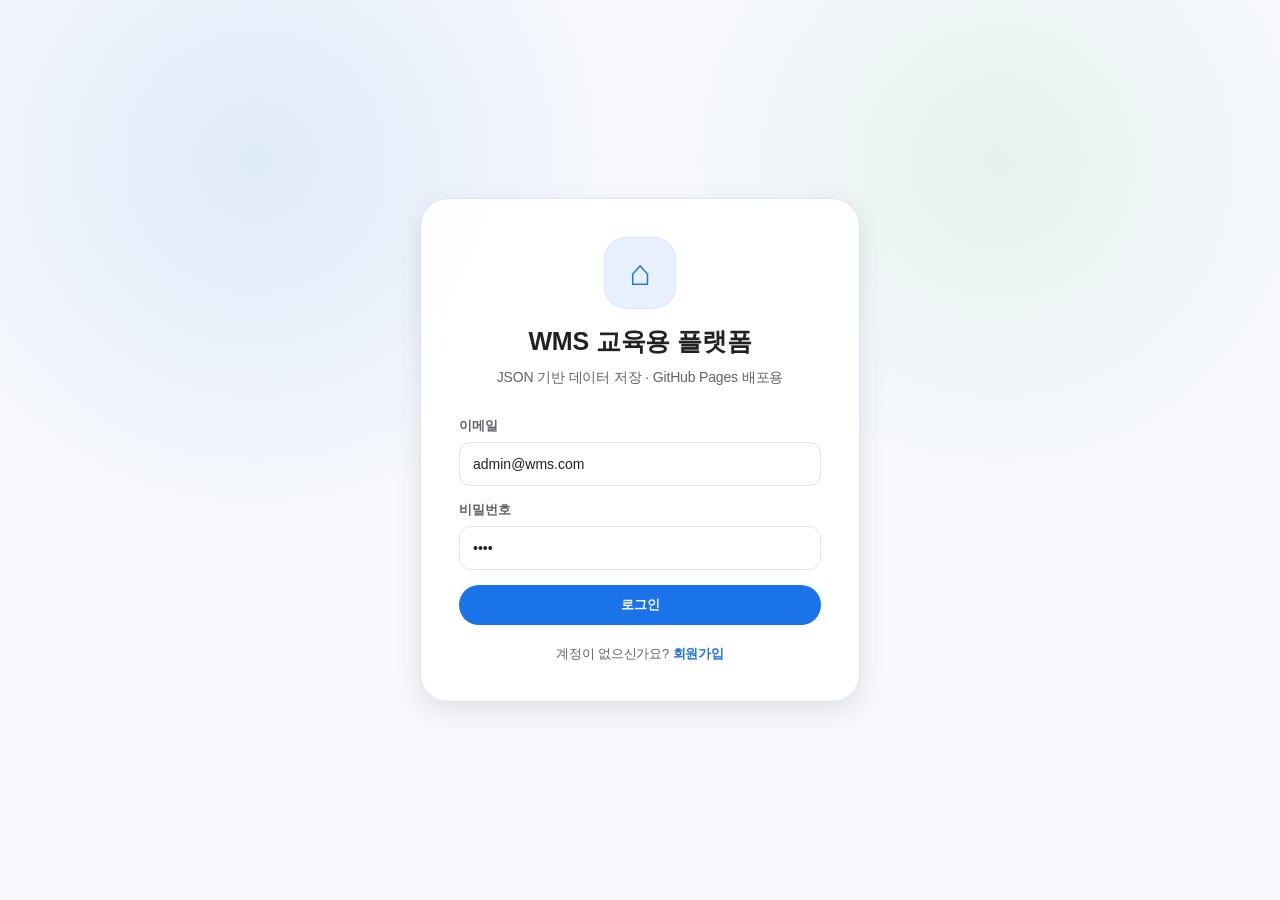
<file: index.html>
<!doctype html>
<html lang="ko">
<head>
  <meta charset="utf-8">
  <meta name="viewport" content="width=device-width, initial-scale=1">
  <title>WMS 교육용 플랫폼 로그인</title>
  <link rel="stylesheet" href="css/style.css">
</head>
<body class="auth-page">
  <main class="auth-card">
    <div class="logo-box">⌂</div>
    <h1 class="auth-title">WMS 교육용 플랫폼</h1>
    <p class="auth-desc">JSON 기반 데이터 저장 · GitHub Pages 배포용</p>
    <form id="loginForm" class="form-grid">
      <div class="form-row">
        <label for="email">이메일</label>
        <input id="email" type="email" value="admin@wms.com" required placeholder="이메일을 입력하세요">
      </div>
      <div class="form-row">
        <label for="password">비밀번호</label>
        <input id="password" type="password" value="1234" required placeholder="비밀번호를 입력하세요">
      </div>
      <button class="btn primary" type="submit">로그인</button>
    </form>
    <div class="auth-link">계정이 없으신가요? <a href="signup.html">회원가입</a></div>
  </main>
  <script src="js/app.js"></script>
  <script>initLogin();</script>
</body>
</html>
</file>
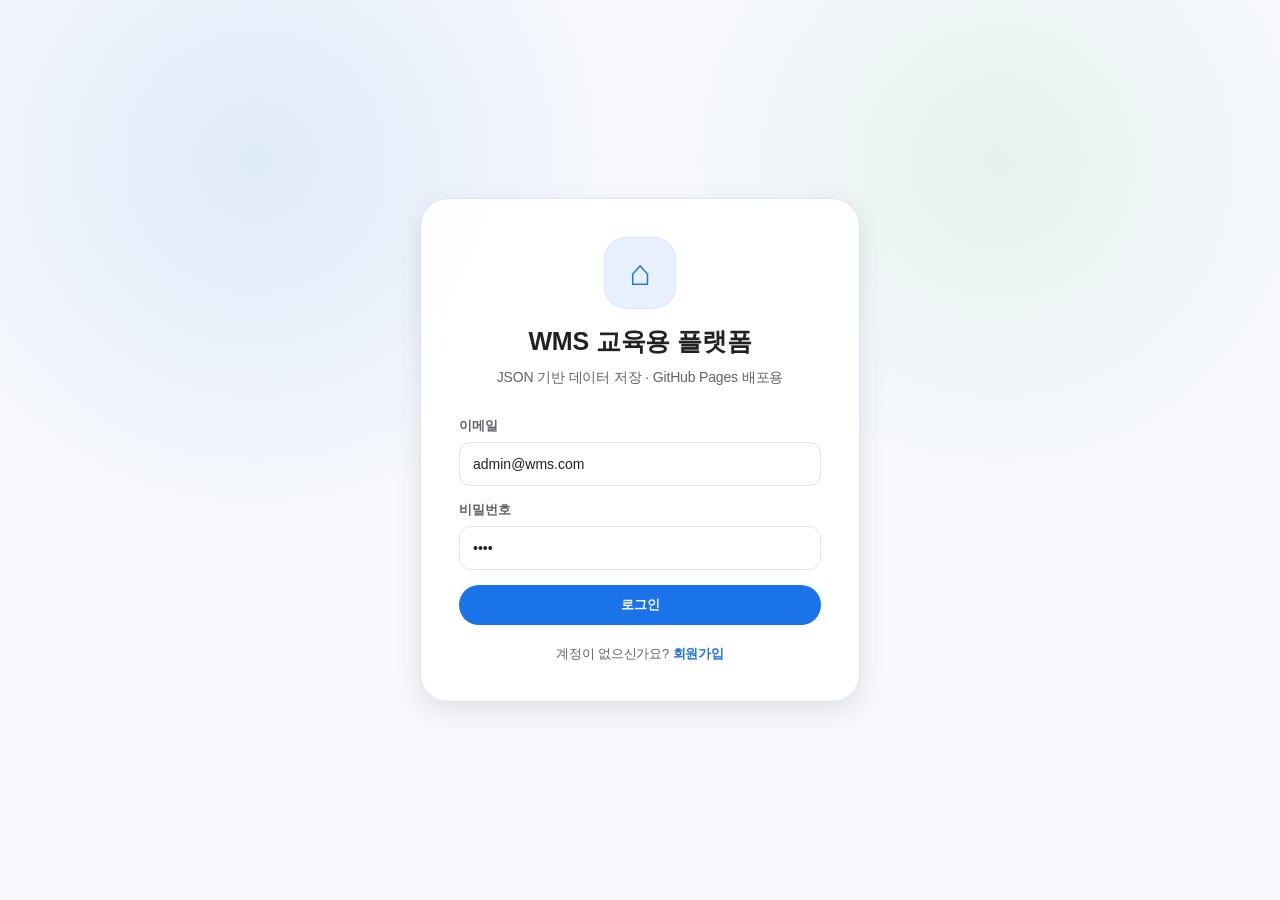
<file: dashboard.html>
<!doctype html>
<html lang="ko">
<head>
  <meta charset="utf-8">
  <meta name="viewport" content="width=device-width, initial-scale=1">
  <title>WMS 교육용 플랫폼 대시보드</title>
  <link rel="stylesheet" href="css/style.css">
</head>
<body>
  <div id="app"></div>
  <script src="js/app.js"></script>
  <script>initDashboard();</script>
</body>
</html>
</file>
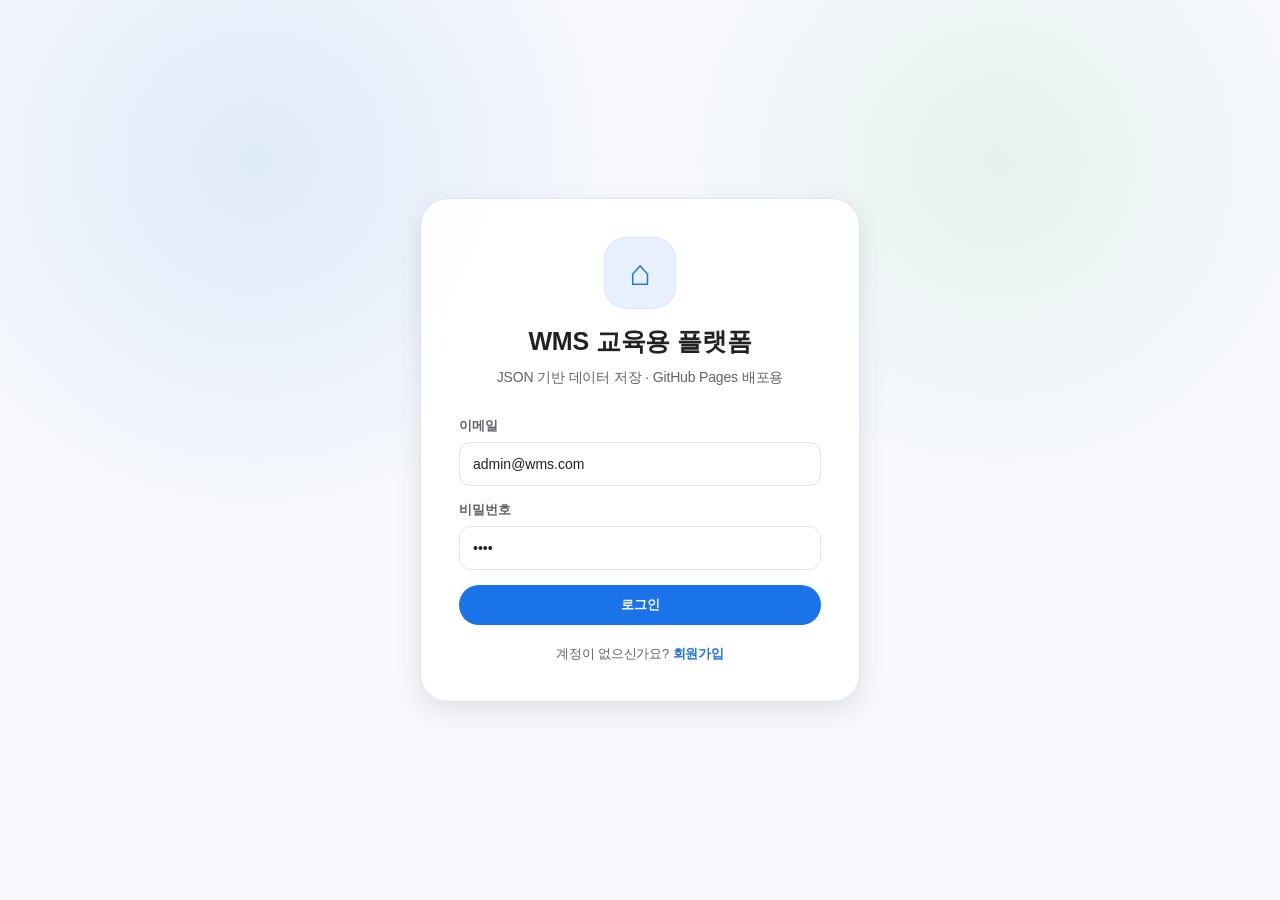
<file: history.html>
<!doctype html>
<html lang="ko">
<head>
  <meta charset="utf-8">
  <meta name="viewport" content="width=device-width, initial-scale=1">
  <title>WMS 교육용 플랫폼 입출고 이력</title>
  <link rel="stylesheet" href="css/style.css">
</head>
<body>
  <div id="app"></div>
  <script src="js/app.js"></script>
  <script>initHistory();</script>
</body>
</html>
</file>
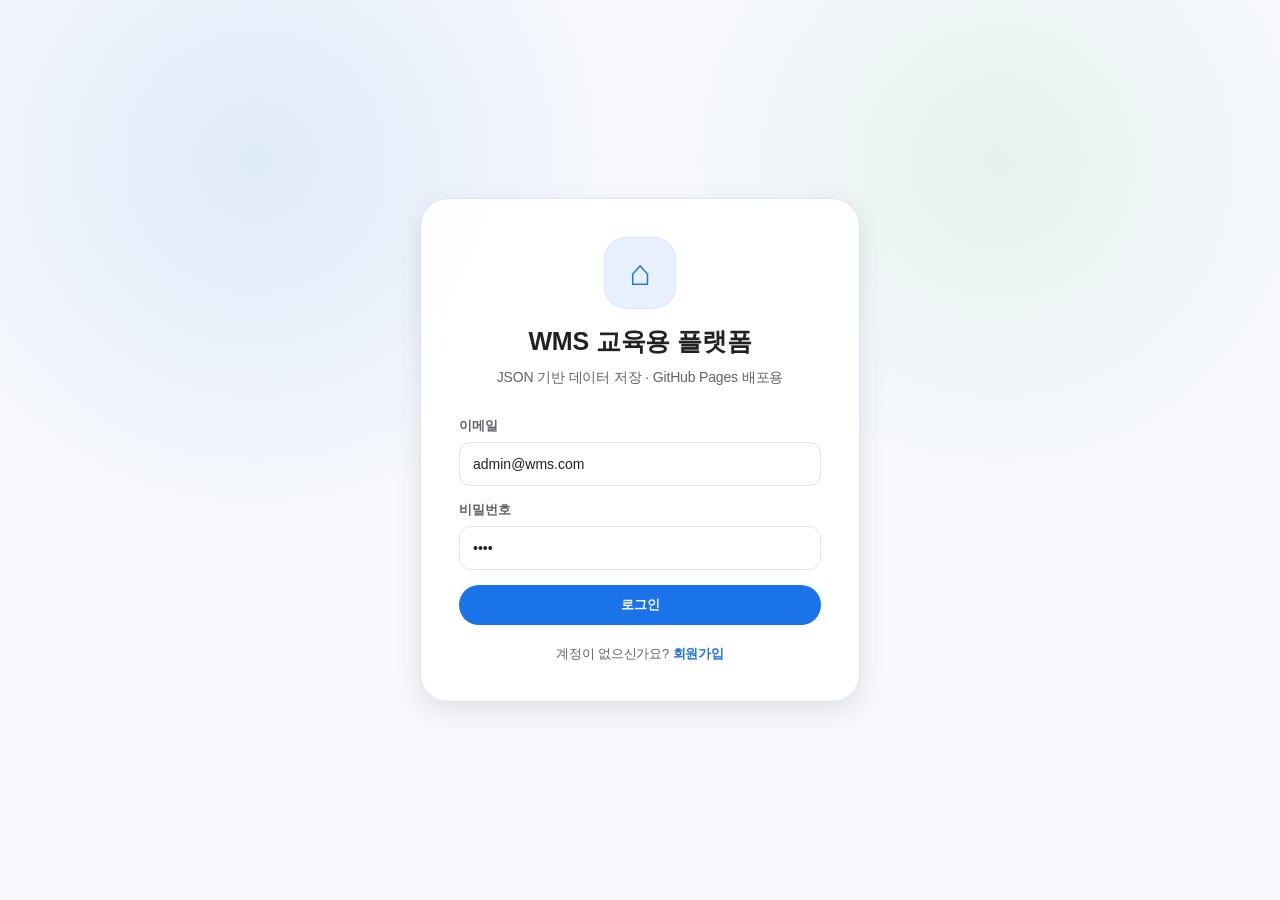
<file: inbound.html>
<!doctype html>
<html lang="ko">
<head>
  <meta charset="utf-8">
  <meta name="viewport" content="width=device-width, initial-scale=1">
  <title>WMS 교육용 플랫폼 입고 관리</title>
  <link rel="stylesheet" href="css/style.css">
</head>
<body>
  <div id="app"></div>
  <script src="js/app.js"></script>
  <script>initInbound();</script>
</body>
</html>
</file>
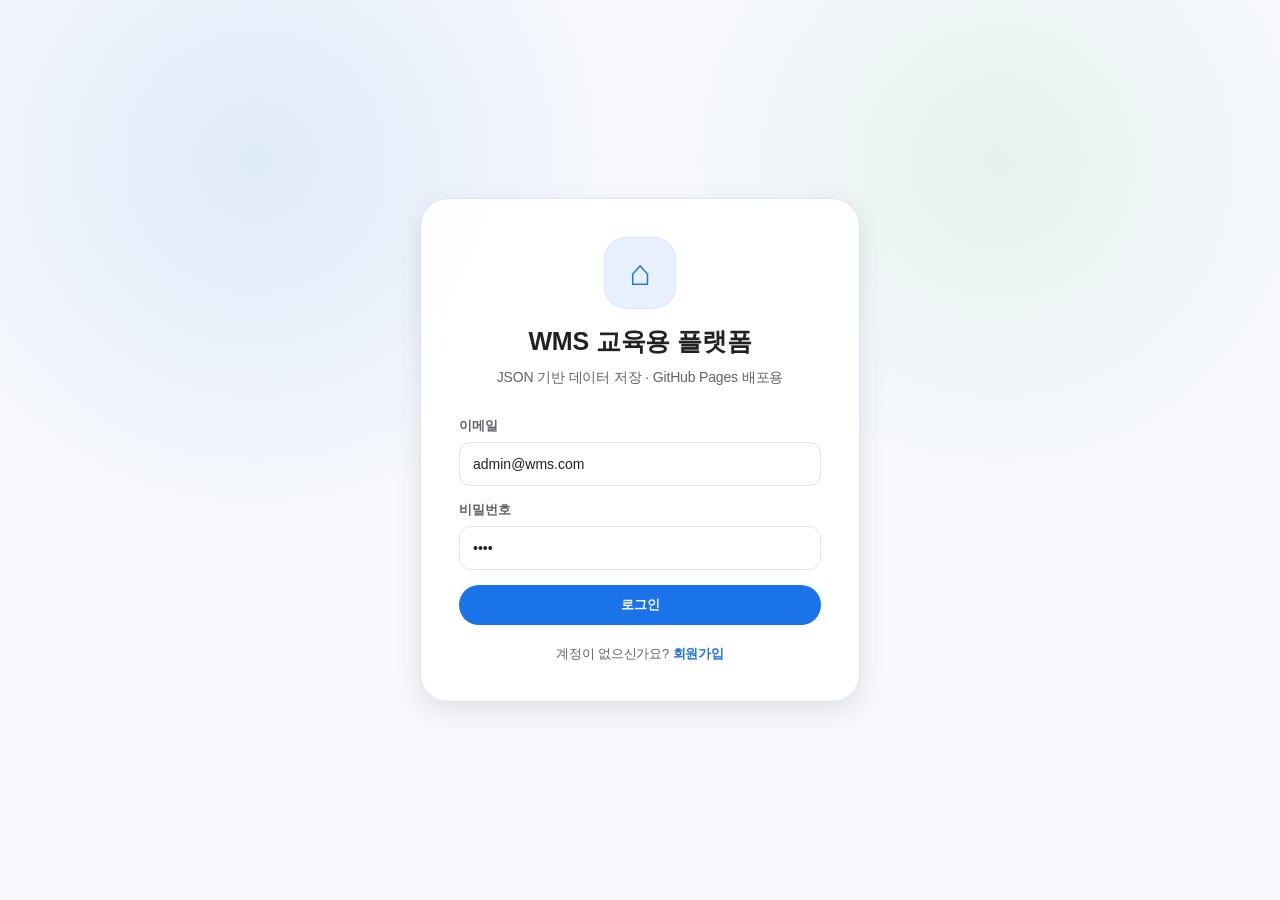
<file: inventory.html>
<!doctype html>
<html lang="ko">
<head>
  <meta charset="utf-8">
  <meta name="viewport" content="width=device-width, initial-scale=1">
  <title>WMS 교육용 플랫폼 재고 현황</title>
  <link rel="stylesheet" href="css/style.css">
</head>
<body>
  <div id="app"></div>
  <script src="js/app.js"></script>
  <script>initInventory();</script>
</body>
</html>
</file>
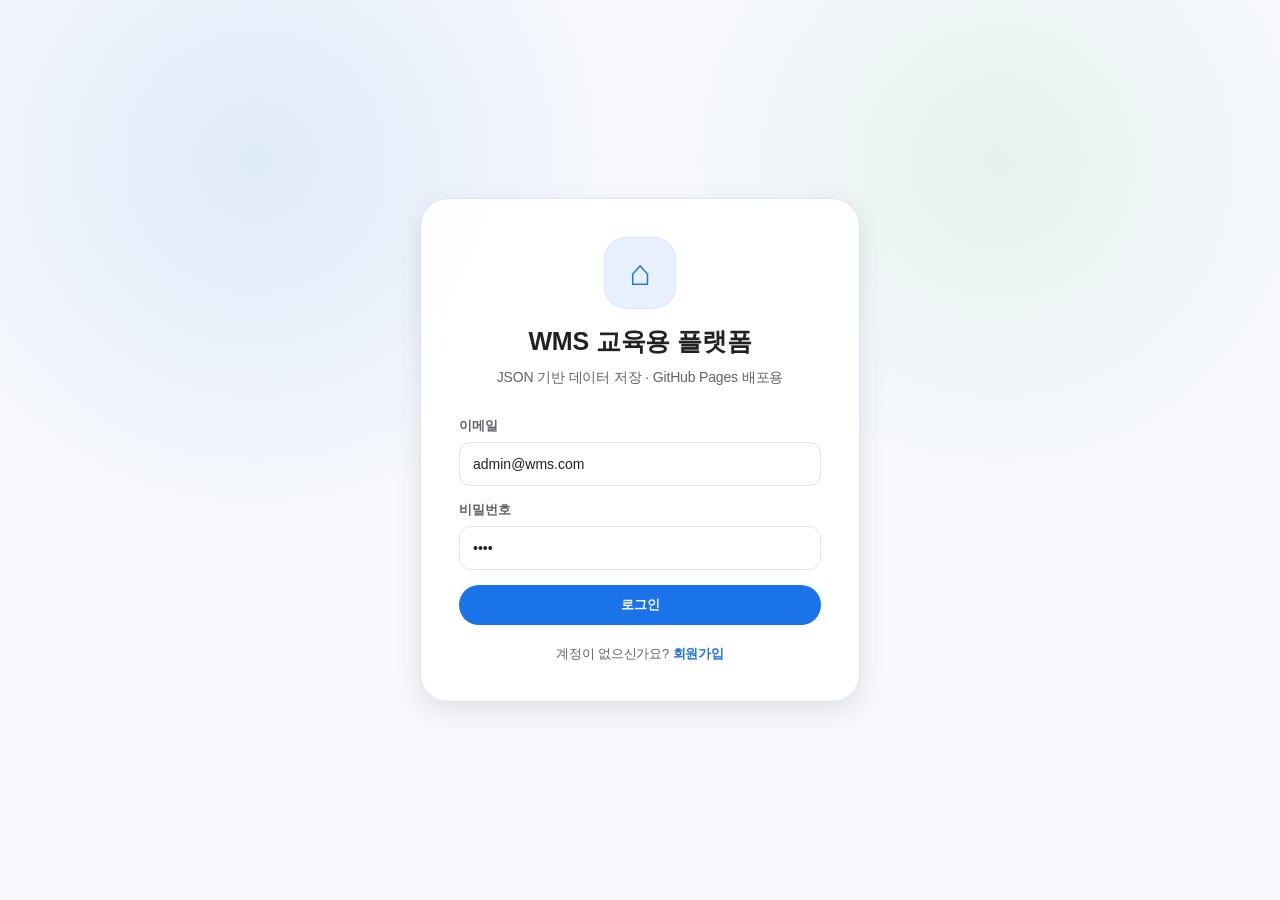
<file: locations.html>
<!doctype html>
<html lang="ko">
<head>
  <meta charset="utf-8">
  <meta name="viewport" content="width=device-width, initial-scale=1">
  <title>WMS 교육용 플랫폼 창고 위치 관리</title>
  <link rel="stylesheet" href="css/style.css">
</head>
<body>
  <div id="app"></div>
  <script src="js/app.js"></script>
  <script>initLocations();</script>
</body>
</html>
</file>
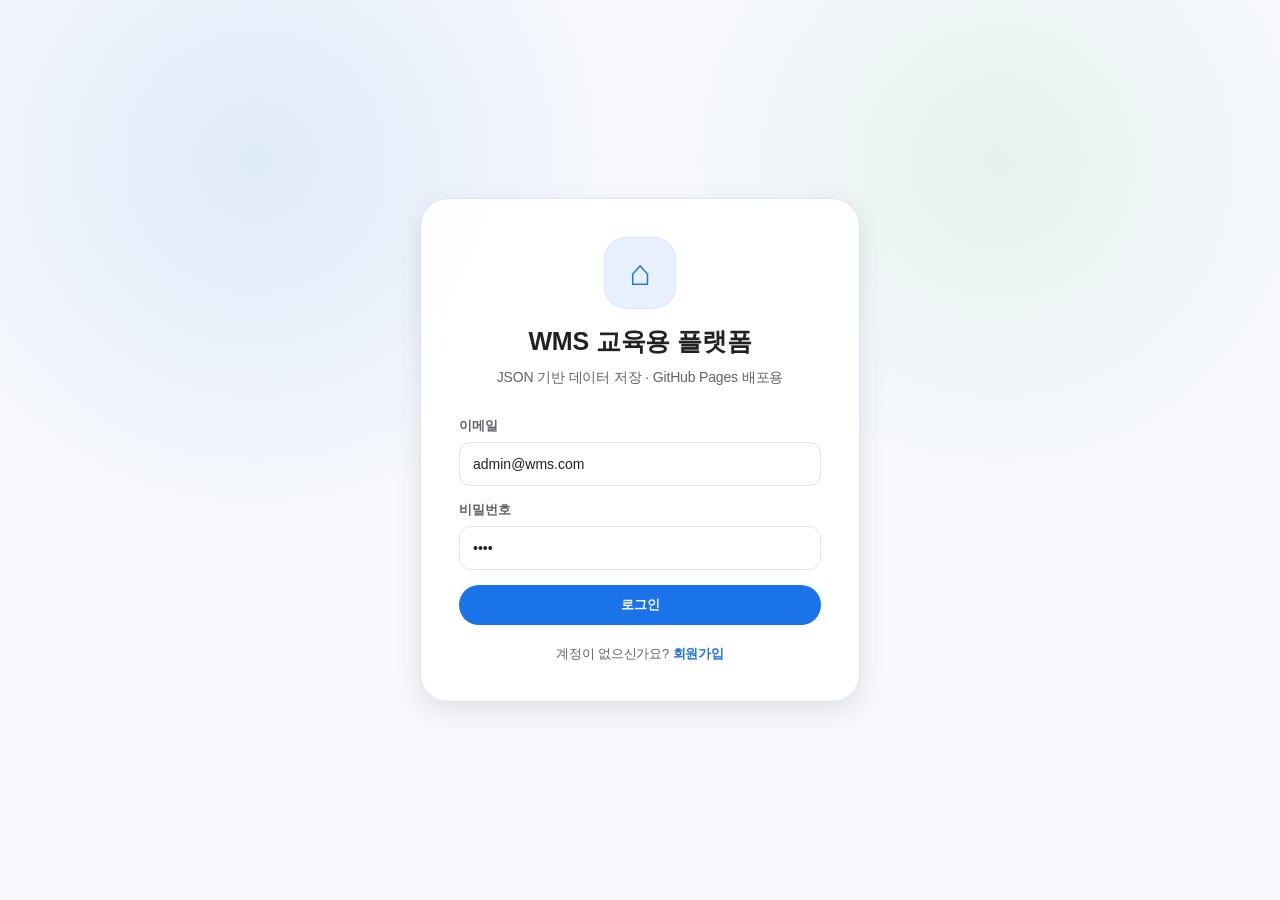
<file: outbound.html>
<!doctype html>
<html lang="ko">
<head>
  <meta charset="utf-8">
  <meta name="viewport" content="width=device-width, initial-scale=1">
  <title>WMS 교육용 플랫폼 출고 관리</title>
  <link rel="stylesheet" href="css/style.css">
</head>
<body>
  <div id="app"></div>
  <script src="js/app.js"></script>
  <script>initOutbound();</script>
</body>
</html>
</file>
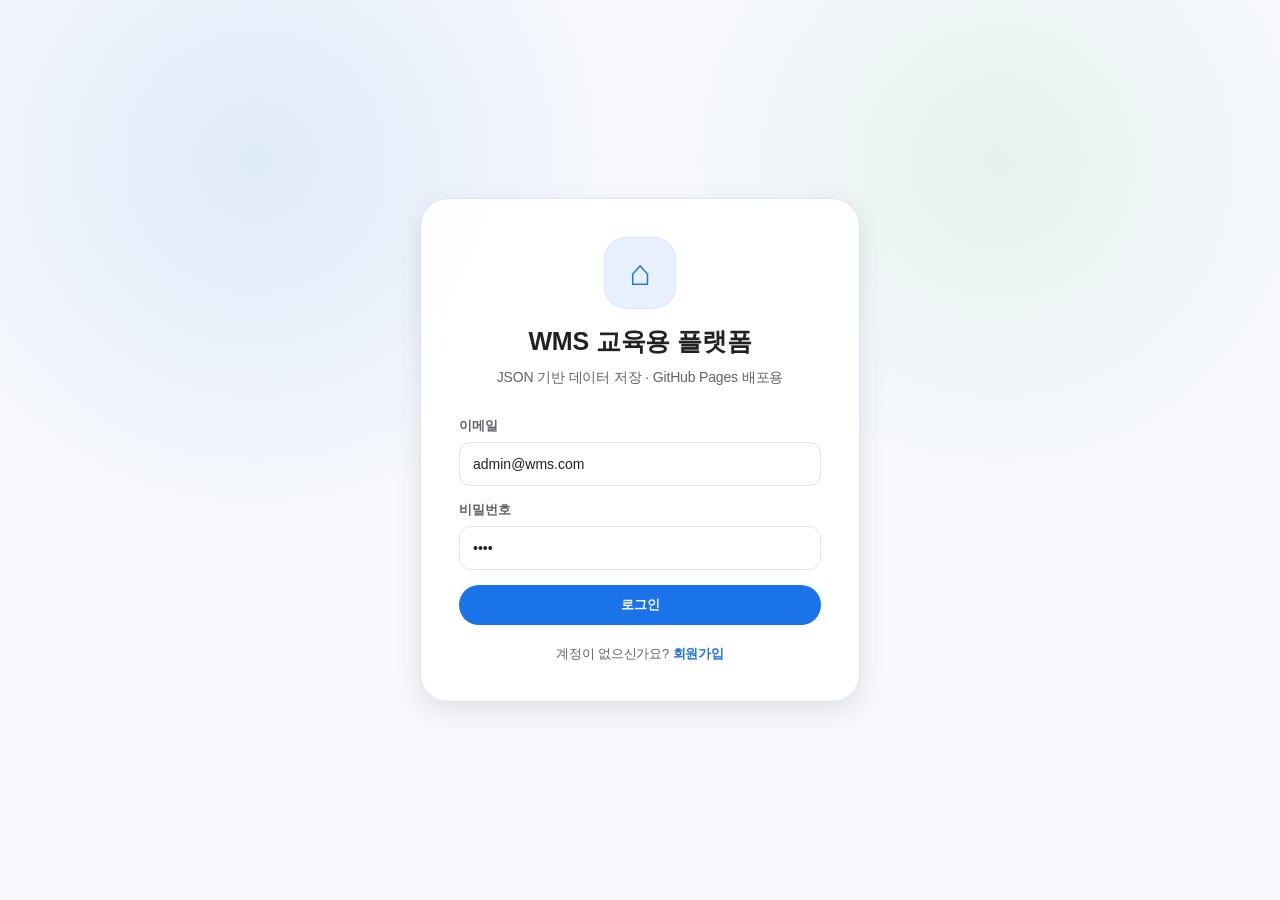
<file: products.html>
<!doctype html>
<html lang="ko">
<head>
  <meta charset="utf-8">
  <meta name="viewport" content="width=device-width, initial-scale=1">
  <title>WMS 교육용 플랫폼 품목 관리</title>
  <link rel="stylesheet" href="css/style.css">
</head>
<body>
  <div id="app"></div>
  <script src="js/app.js"></script>
  <script>initProducts();</script>
</body>
</html>
</file>
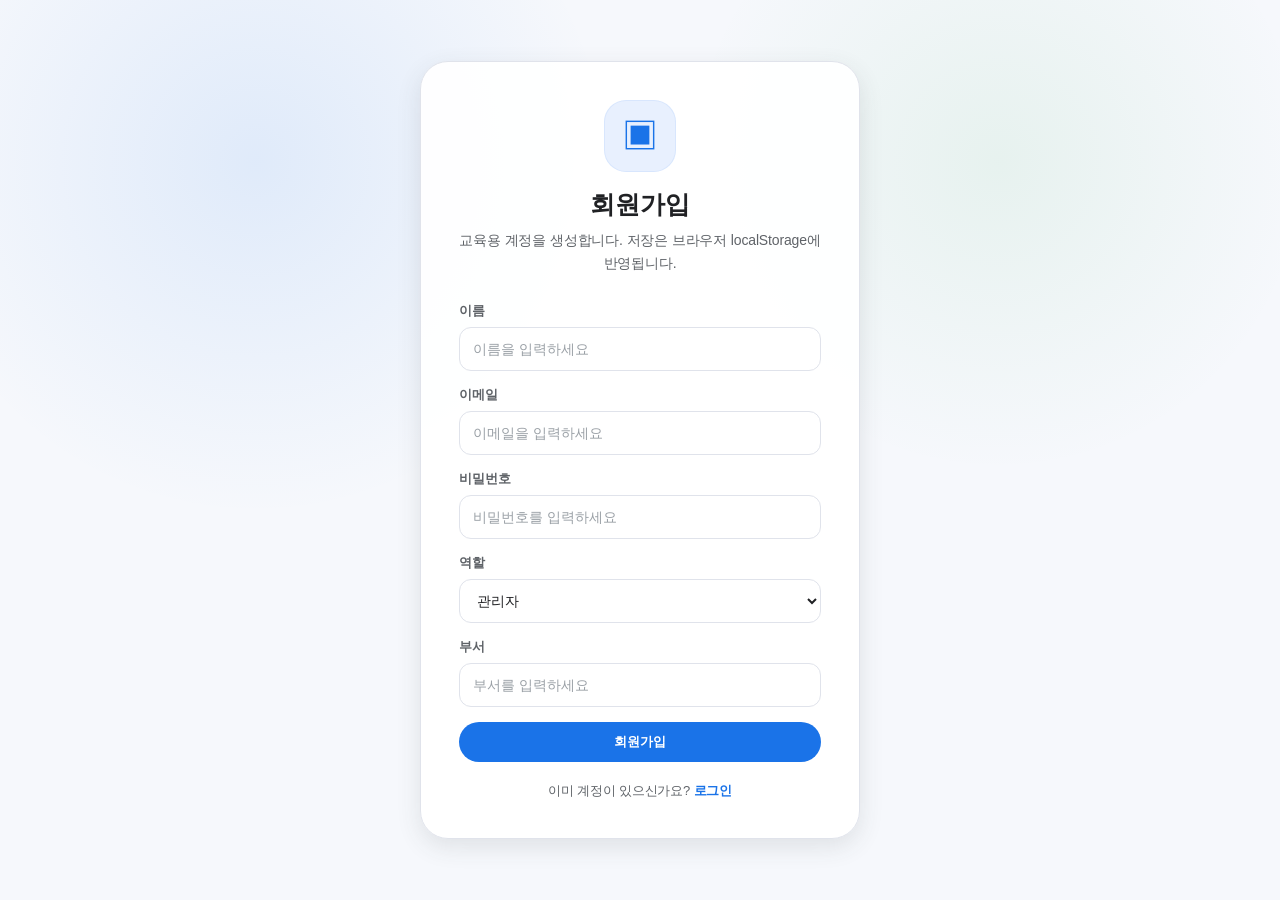
<file: signup.html>
<!doctype html>
<html lang="ko">
<head>
  <meta charset="utf-8">
  <meta name="viewport" content="width=device-width, initial-scale=1">
  <title>WMS 교육용 플랫폼 회원가입</title>
  <link rel="stylesheet" href="css/style.css">
</head>
<body class="auth-page">
  <main class="auth-card">
    <div class="logo-box">▣</div>
    <h1 class="auth-title">회원가입</h1>
    <p class="auth-desc">교육용 계정을 생성합니다. 저장은 브라우저 localStorage에 반영됩니다.</p>
    <form id="signupForm" class="form-grid">
      <div class="form-row"><label for="name">이름</label><input id="name" required placeholder="이름을 입력하세요"></div>
      <div class="form-row"><label for="email">이메일</label><input id="email" type="email" required placeholder="이메일을 입력하세요"></div>
      <div class="form-row"><label for="password">비밀번호</label><input id="password" type="password" required placeholder="비밀번호를 입력하세요"></div>
      <div class="form-row"><label for="role">역할</label><select id="role"><option>관리자</option><option>창고담당자</option><option>입고담당자</option><option>출고담당자</option></select></div>
      <div class="form-row"><label for="department">부서</label><input id="department" required placeholder="부서를 입력하세요"></div>
      <button class="btn primary" type="submit">회원가입</button>
    </form>
    <div class="auth-link">이미 계정이 있으신가요? <a href="index.html">로그인</a></div>
  </main>
  <script src="js/app.js"></script>
  <script>initSignup();</script>
</body>
</html>
</file>
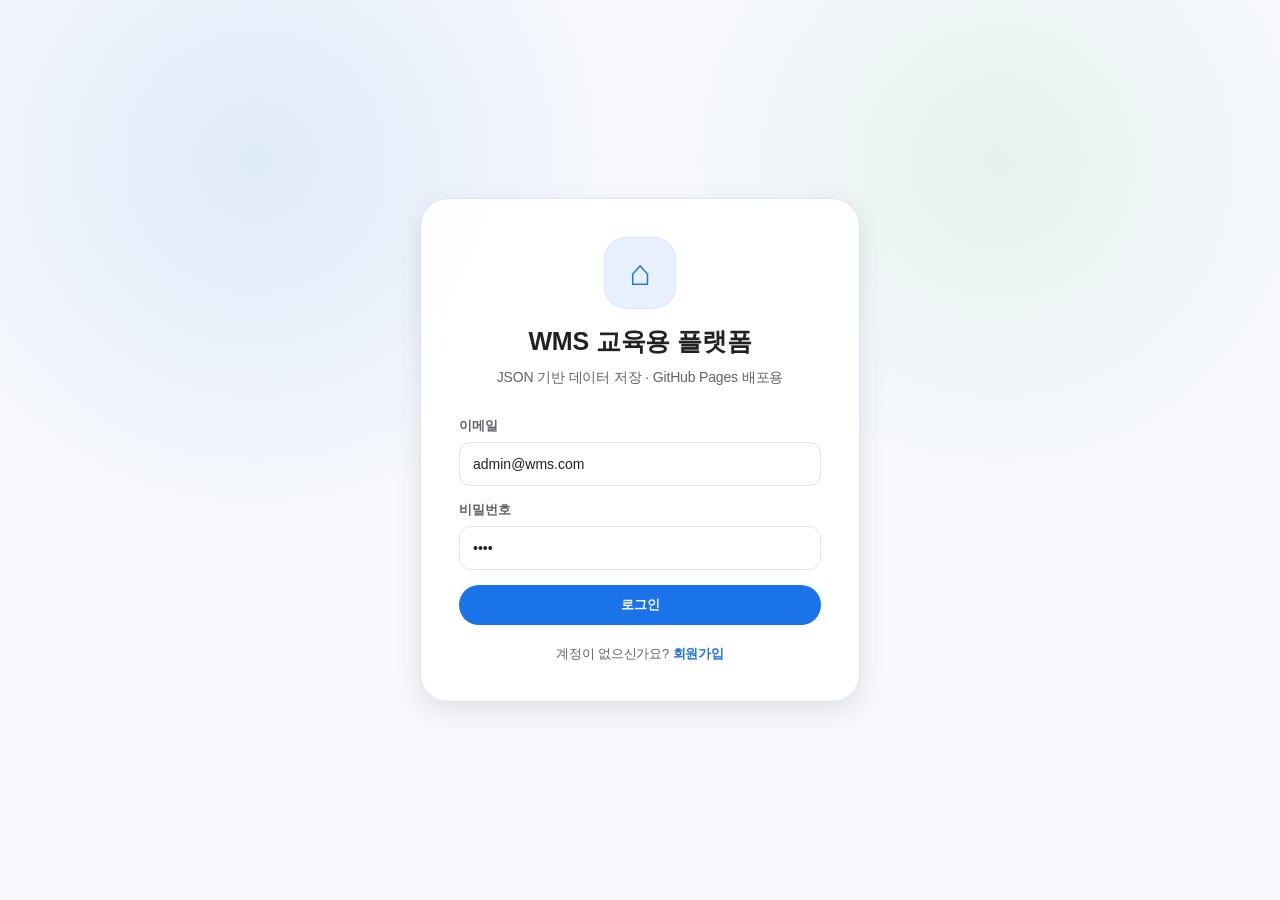
<file: users.html>
<!doctype html>
<html lang="ko">
<head>
  <meta charset="utf-8">
  <meta name="viewport" content="width=device-width, initial-scale=1">
  <title>WMS 교육용 플랫폼 사용자 관리</title>
  <link rel="stylesheet" href="css/style.css">
</head>
<body>
  <div id="app"></div>
  <script src="js/app.js"></script>
  <script>initUsers();</script>
</body>
</html>
</file>
<file: css/style.css>
:root {
  --bg: #f6f8fc;
  --surface: #ffffff;
  --surface-soft: #f8fafd;
  --sidebar: #ffffff;
  --text: #202124;
  --muted: #5f6368;
  --subtle: #80868b;
  --border: #e0e3eb;
  --border-strong: #d4d9e4;
  --blue: #1a73e8;
  --blue-hover: #1765cc;
  --blue-soft: #e8f0fe;
  --green: #188038;
  --green-soft: #e6f4ea;
  --orange: #b06000;
  --orange-soft: #fef7e0;
  --red: #d93025;
  --red-soft: #fce8e6;
  --gray-soft: #f1f3f4;
  --shadow-sm: 0 1px 2px rgba(60, 64, 67, .12), 0 1px 3px rgba(60, 64, 67, .08);
  --shadow-md: 0 8px 24px rgba(60, 64, 67, .12);
  --radius-lg: 20px;
  --radius-md: 14px;
  --radius-sm: 10px;
}

* { box-sizing: border-box; }
html { -webkit-text-size-adjust: 100%; }
body {
  margin: 0;
  font-family: Arial, 'Noto Sans KR', 'Apple SD Gothic Neo', sans-serif;
  color: var(--text);
  background: var(--bg);
  letter-spacing: -0.01em;
}
a { color: inherit; text-decoration: none; }
button, input, select { font-family: inherit; }
button { transition: background .15s ease, box-shadow .15s ease, transform .08s ease, border-color .15s ease; }
button:active { transform: translateY(1px); }

.auth-page {
  min-height: 100vh;
  display: grid;
  place-items: center;
  padding: 32px;
  background:
    radial-gradient(circle at 20% 18%, rgba(26,115,232,.10), transparent 28%),
    radial-gradient(circle at 78% 18%, rgba(52,168,83,.08), transparent 25%),
    var(--bg);
}
.auth-card {
  width: 440px;
  max-width: calc(100vw - 32px);
  background: rgba(255,255,255,.96);
  border: 1px solid var(--border);
  border-radius: 28px;
  padding: 38px;
  box-shadow: var(--shadow-md);
}
.logo-box {
  width: 72px;
  height: 72px;
  border-radius: 22px;
  display: grid;
  place-items: center;
  background: var(--blue-soft);
  color: var(--blue);
  font-size: 36px;
  margin: 0 auto 16px;
  box-shadow: inset 0 0 0 1px rgba(26,115,232,.08);
}
.auth-title { text-align: center; font-size: 25px; font-weight: 800; margin: 0 0 8px; }
.auth-desc { text-align: center; color: var(--muted); margin: 0 0 28px; font-size: 14px; line-height: 1.6; }
.form-grid { display: grid; gap: 15px; }
.form-row { display: grid; gap: 7px; }
.form-row label { font-size: 13px; font-weight: 700; color: var(--muted); }
input, select {
  height: 44px;
  border: 1px solid var(--border);
  border-radius: 12px;
  padding: 0 13px;
  background: var(--surface);
  color: var(--text);
  outline: none;
  font-size: 14px;
}
input::placeholder { color: #9aa0a6; }
input:focus, select:focus { border-color: var(--blue); box-shadow: 0 0 0 3px rgba(26,115,232,.12); }
input[readonly] { background: var(--gray-soft); color: var(--muted); }

.btn {
  border: 1px solid transparent;
  border-radius: 999px;
  height: 40px;
  padding: 0 18px;
  cursor: pointer;
  font-weight: 700;
  background: var(--gray-soft);
  color: #3c4043;
  white-space: nowrap;
  display: inline-flex;
  align-items: center;
  justify-content: center;
  gap: 6px;
}
.btn:hover { background: #e8eaed; box-shadow: var(--shadow-sm); }
.btn.primary { background: var(--blue); color: #fff; }
.btn.primary:hover { background: var(--blue-hover); }
.btn.danger { background: var(--red); color: #fff; }
.btn.danger:hover { background: #c5221f; }
.btn.small { height: 32px; padding: 0 12px; font-size: 12px; }
.auth-link { text-align: center; font-size: 13px; color: var(--muted); margin-top: 20px; }
.auth-link a { color: var(--blue); font-weight: 800; }

.app { display: flex; min-height: 100vh; }
.sidebar {
  width: 252px;
  background: var(--sidebar);
  color: var(--text);
  padding: 16px 12px;
  position: fixed;
  top: 0;
  bottom: 0;
  left: 0;
  border-right: 1px solid var(--border);
  box-shadow: 1px 0 0 rgba(60,64,67,.02);
}
.brand {
  display: flex;
  align-items: center;
  gap: 12px;
  padding: 12px 12px 20px;
  font-size: 20px;
  font-weight: 800;
  color: var(--text);
}
.brand-mark {
  width: 38px;
  height: 38px;
  border-radius: 12px;
  background: var(--blue-soft);
  color: var(--blue);
  display: grid;
  place-items: center;
  font-size: 20px;
  box-shadow: inset 0 0 0 1px rgba(26,115,232,.08);
}
.menu { display: grid; gap: 4px; }
.menu a {
  display: flex;
  align-items: center;
  gap: 12px;
  padding: 12px 14px;
  border-radius: 0 999px 999px 0;
  color: #3c4043;
  font-size: 14px;
  font-weight: 700;
  margin-right: 4px;
}
.menu-icon {
  width: 26px;
  height: 26px;
  display: inline-grid;
  place-items: center;
  border-radius: 9px;
  background: transparent;
  font-size: 17px;
  line-height: 1;
}
.menu a.active {
  background: var(--blue-soft);
  color: #174ea6;
}
.menu a:hover { background: #f1f3f4; }
.menu a.active:hover { background: #dce8fd; }
.sidebar-footer {
  position: absolute;
  bottom: 16px;
  left: 18px;
  right: 18px;
  font-size: 12px;
  color: var(--muted);
  line-height: 1.7;
  background: var(--surface-soft);
  border: 1px solid var(--border);
  border-radius: 16px;
  padding: 12px;
}
.main { margin-left: 252px; width: calc(100% - 252px); }
.topbar {
  min-height: 76px;
  background: rgba(246,248,252,.92);
  border-bottom: 1px solid var(--border);
  display: flex;
  align-items: center;
  justify-content: space-between;
  gap: 16px;
  padding: 14px 30px;
  position: sticky;
  top: 0;
  z-index: 5;
  backdrop-filter: blur(12px);
}
.page-title { font-size: 24px; font-weight: 800; }
.page-subtitle { margin-top: 6px; font-size: 12px; color: var(--muted); }
.user-chip { display: flex; align-items: center; gap: 10px; font-size: 14px; color: #3c4043; }
.avatar {
  width: 36px;
  height: 36px;
  border-radius: 50%;
  background: var(--blue-soft);
  display: grid;
  place-items: center;
  color: var(--blue);
  font-weight: 800;
}
.content { padding: 28px 30px 48px; }

.kpi-grid { display: grid; grid-template-columns: repeat(4, 1fr); gap: 18px; margin: 20px 0; }
.card {
  background: var(--surface);
  border: 1px solid var(--border);
  border-radius: var(--radius-lg);
  box-shadow: var(--shadow-sm);
}
.kpi { padding: 20px; position: relative; overflow: hidden; }
.kpi::after {
  content: '';
  position: absolute;
  right: 18px;
  top: 18px;
  width: 36px;
  height: 36px;
  border-radius: 12px;
  background: var(--blue-soft);
}
.kpi-label { font-size: 13px; color: var(--muted); font-weight: 700; margin-bottom: 10px; }
.kpi-value { font-size: 30px; font-weight: 800; letter-spacing: -0.03em; }
.kpi-note { font-size: 12px; color: var(--green); margin-top: 7px; font-weight: 700; }
.danger-text { color: var(--red) !important; }
.grid-2 { display: grid; grid-template-columns: 1fr 1fr; gap: 20px; }
.panel { padding: 20px; }
.panel-head { display: flex; align-items: center; justify-content: space-between; gap: 12px; margin-bottom: 16px; }
.panel-title { font-size: 18px; font-weight: 800; }
.panel-head a { color: var(--blue); font-size: 13px; font-weight: 800; }
.toolbar { display: flex; gap: 8px; align-items: center; flex-wrap: wrap; }
.filters {
  display: flex;
  gap: 10px;
  flex-wrap: wrap;
  margin-bottom: 16px;
  padding: 14px;
  background: var(--surface-soft);
  border: 1px solid var(--border);
  border-radius: var(--radius-md);
}
.filters input, .filters select { width: 190px; height: 38px; border-radius: 999px; background: #fff; }

.table-wrap {
  width: 100%;
  overflow-x: auto;
  border: 1px solid var(--border);
  border-radius: 16px;
  background: #fff;
}
table { width: 100%; min-width: 860px; border-collapse: separate; border-spacing: 0; background: #fff; }
th, td { border-bottom: 1px solid var(--border); padding: 13px 12px; font-size: 13px; text-align: left; vertical-align: middle; }
th { background: #f8fafd; color: #3c4043; font-weight: 800; position: sticky; top: 0; z-index: 1; }
tbody tr:hover { background: #f8fbff; }
tbody tr:last-child td { border-bottom: 0; }
.empty-cell { text-align: center; color: var(--muted); padding: 34px 10px; }
.badge { display: inline-flex; align-items: center; justify-content: center; min-width: 58px; padding: 5px 10px; border-radius: 999px; font-size: 12px; font-weight: 800; }
.badge.green { background: var(--green-soft); color: var(--green); }
.badge.blue { background: var(--blue-soft); color: var(--blue); }
.badge.orange { background: var(--orange-soft); color: var(--orange); }
.badge.red { background: var(--red-soft); color: var(--red); }
.badge.gray { background: var(--gray-soft); color: var(--muted); }

.process-wrap { padding: 24px; }
.process-flow { display: grid; grid-template-columns: repeat(8, 1fr); gap: 12px; align-items: stretch; }
.step {
  background: #fff;
  border: 1px solid var(--border);
  border-radius: 18px;
  padding: 18px 12px;
  min-height: 154px;
  text-align: center;
  position: relative;
  box-shadow: 0 1px 1px rgba(60,64,67,.05);
}
.step:not(:last-child)::after {
  content: '›';
  position: absolute;
  right: -11px;
  top: 50%;
  transform: translateY(-50%);
  width: 20px;
  height: 20px;
  border-radius: 50%;
  background: #fff;
  border: 1px solid var(--border);
  color: var(--blue);
  display: grid;
  place-items: center;
  font-size: 18px;
  font-weight: 800;
  z-index: 1;
}
.step-icon { width: 48px; height: 48px; border-radius: 16px; background: var(--blue-soft); color: var(--blue); display: grid; place-items: center; margin: 0 auto 12px; font-size: 20px; font-weight: 800; }
.step-title { font-weight: 800; margin-bottom: 8px; }
.step-desc { font-size: 12px; color: var(--muted); line-height: 1.55; }

.pagination {
  display: grid;
  grid-template-columns: 1fr auto 1fr;
  align-items: center;
  gap: 12px;
  margin-top: 18px;
  color: var(--muted);
  font-size: 13px;
}
.page-summary { justify-self: start; }
.page-actions {
  grid-column: 2;
  display: flex;
  gap: 6px;
  align-items: center;
  flex-wrap: wrap;
  justify-content: center;
}
.page-size { justify-self: end; display: flex; align-items: center; gap: 7px; }
.page-size select { height: 34px; width: auto; border-radius: 999px; }
.page-btn {
  min-width: 34px;
  height: 34px;
  padding: 0 12px;
  border: 1px solid var(--border-strong);
  border-radius: 999px;
  background: #fff;
  cursor: pointer;
  color: #3c4043;
  font-weight: 700;
}
.page-btn:hover { background: var(--gray-soft); }
.page-btn.active { background: var(--blue); color: #fff; border-color: var(--blue); }

.modal-backdrop { display: none; position: fixed; inset: 0; background: rgba(32,33,36,.45); z-index: 20; align-items: center; justify-content: center; padding: 24px; }
.modal { width: 640px; max-width: calc(100vw - 32px); max-height: calc(100vh - 48px); overflow-y: auto; background: #fff; border-radius: 24px; padding: 24px; box-shadow: 0 24px 70px rgba(32,33,36,.30); border: 1px solid rgba(255,255,255,.5); }
.modal-head { display: flex; justify-content: space-between; align-items: center; margin-bottom: 16px; }
.modal-title { font-size: 19px; font-weight: 800; }
.modal-actions { display: flex; justify-content: flex-end; gap: 8px; margin-top: 18px; }
.detail-grid { display: grid; gap: 0; border: 1px solid var(--border); border-radius: 16px; overflow: hidden; }
.detail-row { display: grid; grid-template-columns: 160px 1fr; gap: 12px; padding: 12px 14px; border-bottom: 1px solid var(--border); font-size: 14px; background: #fff; }
.detail-row:nth-child(odd) { background: var(--surface-soft); }
.detail-row:last-child { border-bottom: 0; }
.detail-row strong { color: var(--muted); }
.detail-row span { color: var(--text); }

@media (max-width: 1280px) {
  .kpi-grid { grid-template-columns: repeat(2, 1fr); }
  .grid-2 { grid-template-columns: 1fr; }
  .process-flow { grid-template-columns: repeat(4, 1fr); }
}
@media (max-width: 920px) {
  .sidebar { position: static; width: 100%; border-right: 0; border-bottom: 1px solid var(--border); }
  .main { margin-left: 0; width: 100%; }
  .app { display: block; }
  .sidebar-footer { display: none; }
  .menu { grid-template-columns: repeat(2, 1fr); }
  .menu a { border-radius: 999px; margin-right: 0; }
  .topbar, .user-chip, .panel-head { align-items: flex-start; flex-direction: column; }
  .pagination { grid-template-columns: 1fr; justify-items: center; }
  .page-summary, .page-actions, .page-size { justify-self: center; grid-column: auto; }
  .kpi-grid, .process-flow { grid-template-columns: 1fr; }
  .step::after { display: none !important; }
}
@media (max-width: 560px) {
  .content { padding: 20px 16px 36px; }
  .topbar { padding: 14px 16px; }
  .menu { grid-template-columns: 1fr; }
  .filters input, .filters select { width: 100%; }
  .auth-card { padding: 28px 22px; }
  .detail-row { grid-template-columns: 1fr; gap: 4px; }
}
</file>
